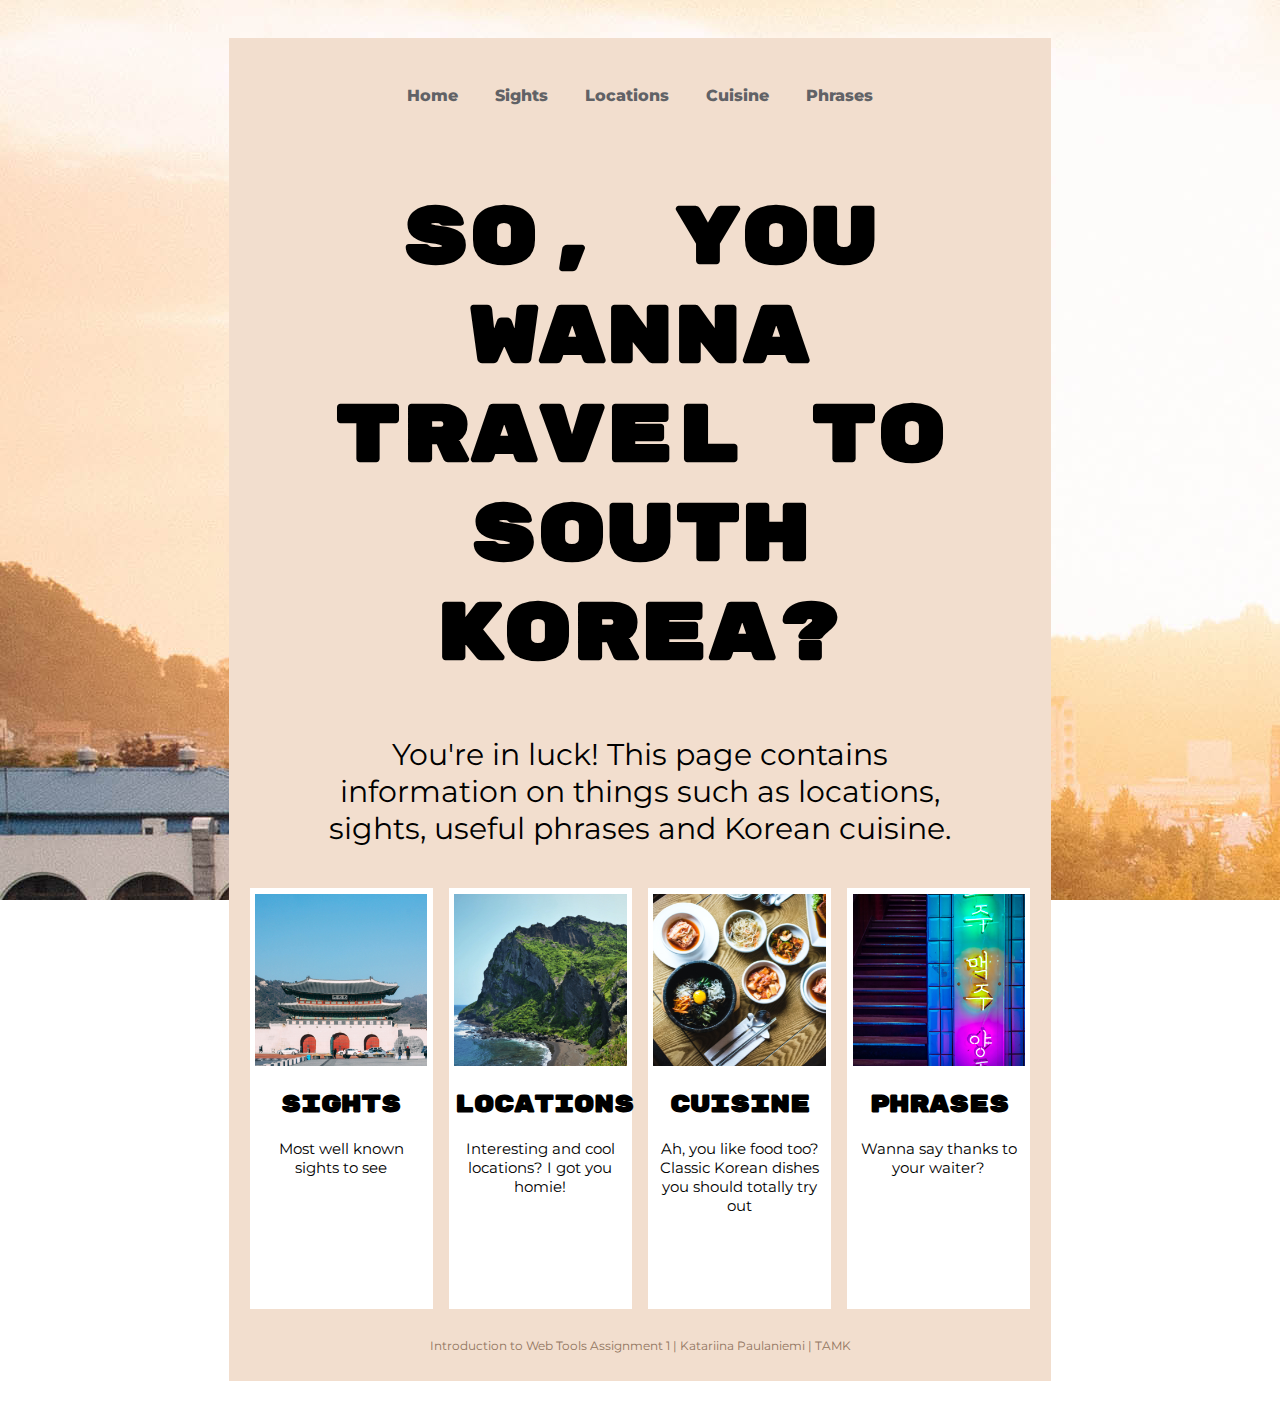
<file: index.html>
<!DOCTYPE html>
<html lang="en">
<head>
    <meta charset="UTF-8">
    <meta name="viewport" content="width=device-width, initial-scale=1.0">
    <title>Small Korea Guide | Home</title>
    <link rel="stylesheet" href="styles.css">
    <link rel="preconnect" href="https://fonts.gstatic.com">
    <link href="https://fonts.googleapis.com/css2?family=Montserrat:wght@400;800&family=Rubik+Mono+One&display=swap" rel="stylesheet">
</head>
<body>
    <div id="container">
        <nav>
            <a href="index.html">Home</a>
            <a href="sights.html">Sights</a>
            <a href="locations.html">Locations</a>
            <a href="cuisine.html">Cuisine</a>
            <a href="phrases.html">Phrases</a>
        </nav>

        <div id="header">
            <h1>So, you wanna travel to South Korea?</h1>
            <p class="header">You're in luck! This page contains information on things such as locations, sights, useful phrases and Korean cuisine. </p>
        </div>
    
        <section>
            <article>
                <a href="sights.html"><img src="img/sights.jpg" alt="sights" class="article">
                <h2>Sights</h2></a>
                <p>Most well known sights to see</p>
            </article> 
            <article>
                <a href="locations.html"><img src="img/location.jpg" alt="location" class="article">
                <h2>Locations</h2></a>
                <p>Interesting and cool locations? I got you homie!</p>
            </article>
            <article>
                <a href="cuisine.html"><img src="img/korean-food.jpg" alt="korean food" class="article">
                <h2>Cuisine</h2></a>
                <p>Ah, you like food too? Classic Korean dishes you should totally try out</p>
            </article>
            <article>
                <a href="phrases.html"><img src="img/language.jpg" alt="korean letters" class="article">
                <h2>Phrases</h2></a>
                <p>Wanna say thanks to your waiter?</p>
            </article>
        </section>
        <div class="clearfix"></div>    
        <footer>
            <p class="footer">Introduction to Web Tools Assignment 1 | Katariina Paulaniemi | TAMK</p> 
        </footer>
    </div>
</body>
</html>
</file>
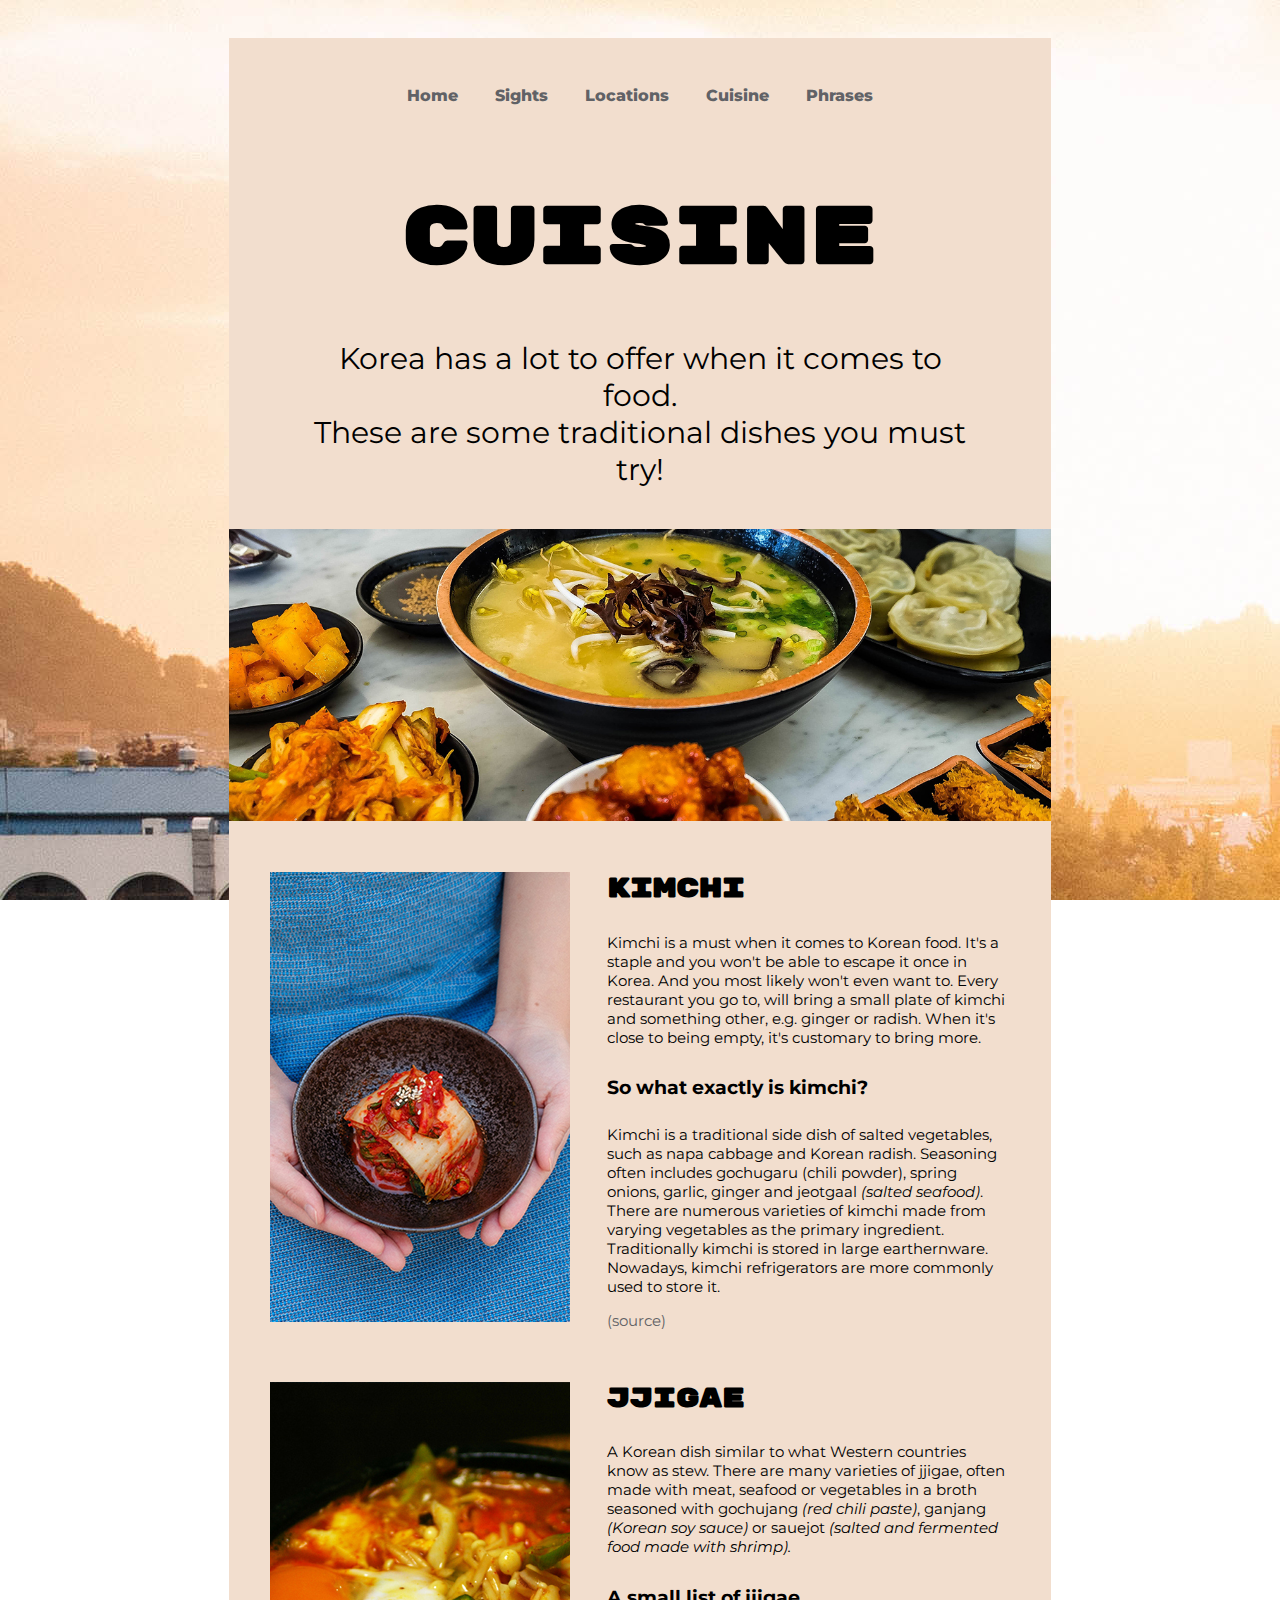
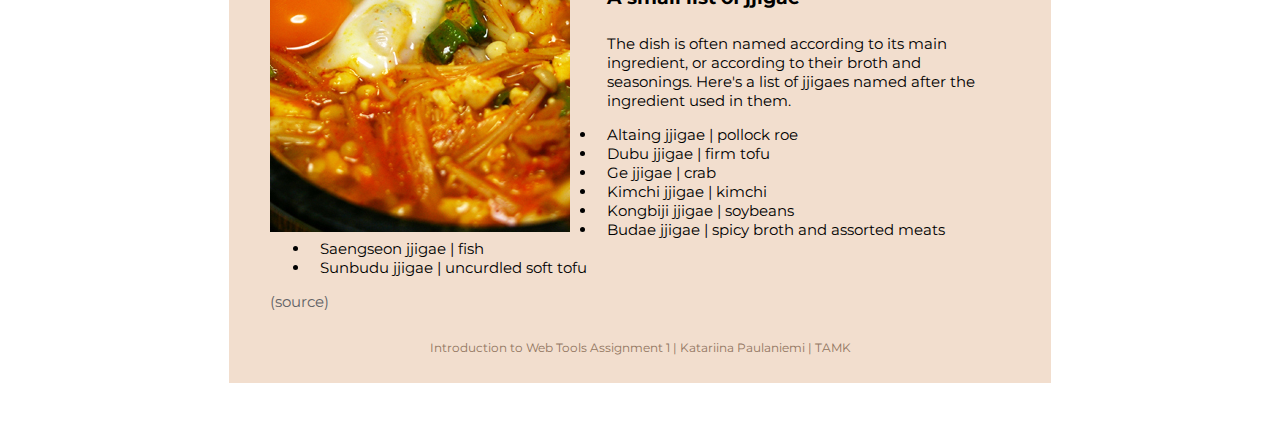
<file: cuisine.html>
<!DOCTYPE html>
<html lang="en">
<head>
    <meta charset="UTF-8">
    <meta name="viewport" content="width=device-width, initial-scale=1.0">
    <title>Small Korea Guide | Cuisine</title>
    <link rel="stylesheet" href="styles.css">
    <link rel="preconnect" href="https://fonts.gstatic.com">
    <link href="https://fonts.googleapis.com/css2?family=Montserrat:wght@400;800&family=Rubik+Mono+One&display=swap" rel="stylesheet">
</head>
<body>
    <div id="container">
        <nav>
            <a href="index.html">Home</a>
            <a href="sights.html">Sights</a>
            <a href="locations.html">Locations</a>
            <a href="cuisine.html">Cuisine</a>
            <a href="phrases.html">Phrases</a>
        </nav>

        <div id="header">
            <h1>Cuisine</h1> 
            <p class="header">Korea has a lot to offer when it comes to food. <br>These are some traditional dishes you must try!</p>
        </div>

        <img src="img/food.jpg" alt="korean food" class="center">

        <div id="container2">
            <div class="clearfix">
                <img src="img/kimchi.jpg" alt="kimchi" class="content">
                <h3>Kimchi</h3>
                <p>Kimchi is a must when it comes to Korean food. It's a staple and you won't be able to escape it once in Korea. And you most likely won't even want to. Every restaurant you go to, will bring a small plate of kimchi and something other, e.g. ginger or radish. When it's close to being empty, it's customary to bring more.</p>
                <h4>So what exactly is kimchi?</h4>
                <p>Kimchi is a traditional side dish of salted vegetables, such as napa cabbage and Korean radish. Seasoning often includes gochugaru (chili powder), spring onions, garlic, ginger and jeotgaal <i>(salted seafood)</i>. There are numerous varieties of kimchi made from varying vegetables as the primary ingredient. Traditionally kimchi is stored in large earthernware. Nowadays, kimchi refrigerators are more commonly used to store it.</p>
                <a href="https://en.wikipedia.org/wiki/Kimchi" target="_blank" class="sourcelink">(source)</a>
            </div>
        </div>

        <div id="container3">
            <div class="clearfix">
                <img src="img/jjigae.jpg" alt="jjigae" class="content">
                <h3>Jjigae</h3>
                <p>A Korean dish similar to what Western countries know as stew. There are many varieties of jjigae, often made with meat, seafood or vegetables in a broth seasoned with gochujang <i>(red chili paste)</i>, ganjang <i>(Korean soy sauce)</i> or sauejot <i>(salted and fermented food made with shrimp).</i> </p>
                <h4>A small list of jjigae</h4>
                <p>The dish is often named according to its main ingredient, or according to their broth and seasonings. Here's a list of jjigaes named after the ingredient used in them.</p>
                <ul>
                    <li>Altaing jjigae | pollock roe</li>
                    <li>Dubu jjigae | firm tofu</li>
                    <li>Ge jjigae | crab </li>
                    <li>Kimchi jjigae | kimchi</li>
                    <li>Kongbiji jjigae | soybeans</li>
                    <li>Budae jjigae | spicy broth and assorted meats</li>
                    <li>Saengseon jjigae | fish</li>
                    <li>Sunbudu jjigae | uncurdled soft tofu</li>
                </ul>
                <a href="https://en.wikipedia.org/wiki/Jjigae" target="_blank" class="sourcelink">(source)</a>
            </div>
        </div>
        
        <div class="clearfix"></div>   
        <footer>
            <p class="footer">Introduction to Web Tools Assignment 1 | Katariina Paulaniemi | TAMK</p> 
        </footer>
    </div>
</body>
</html>
</file>
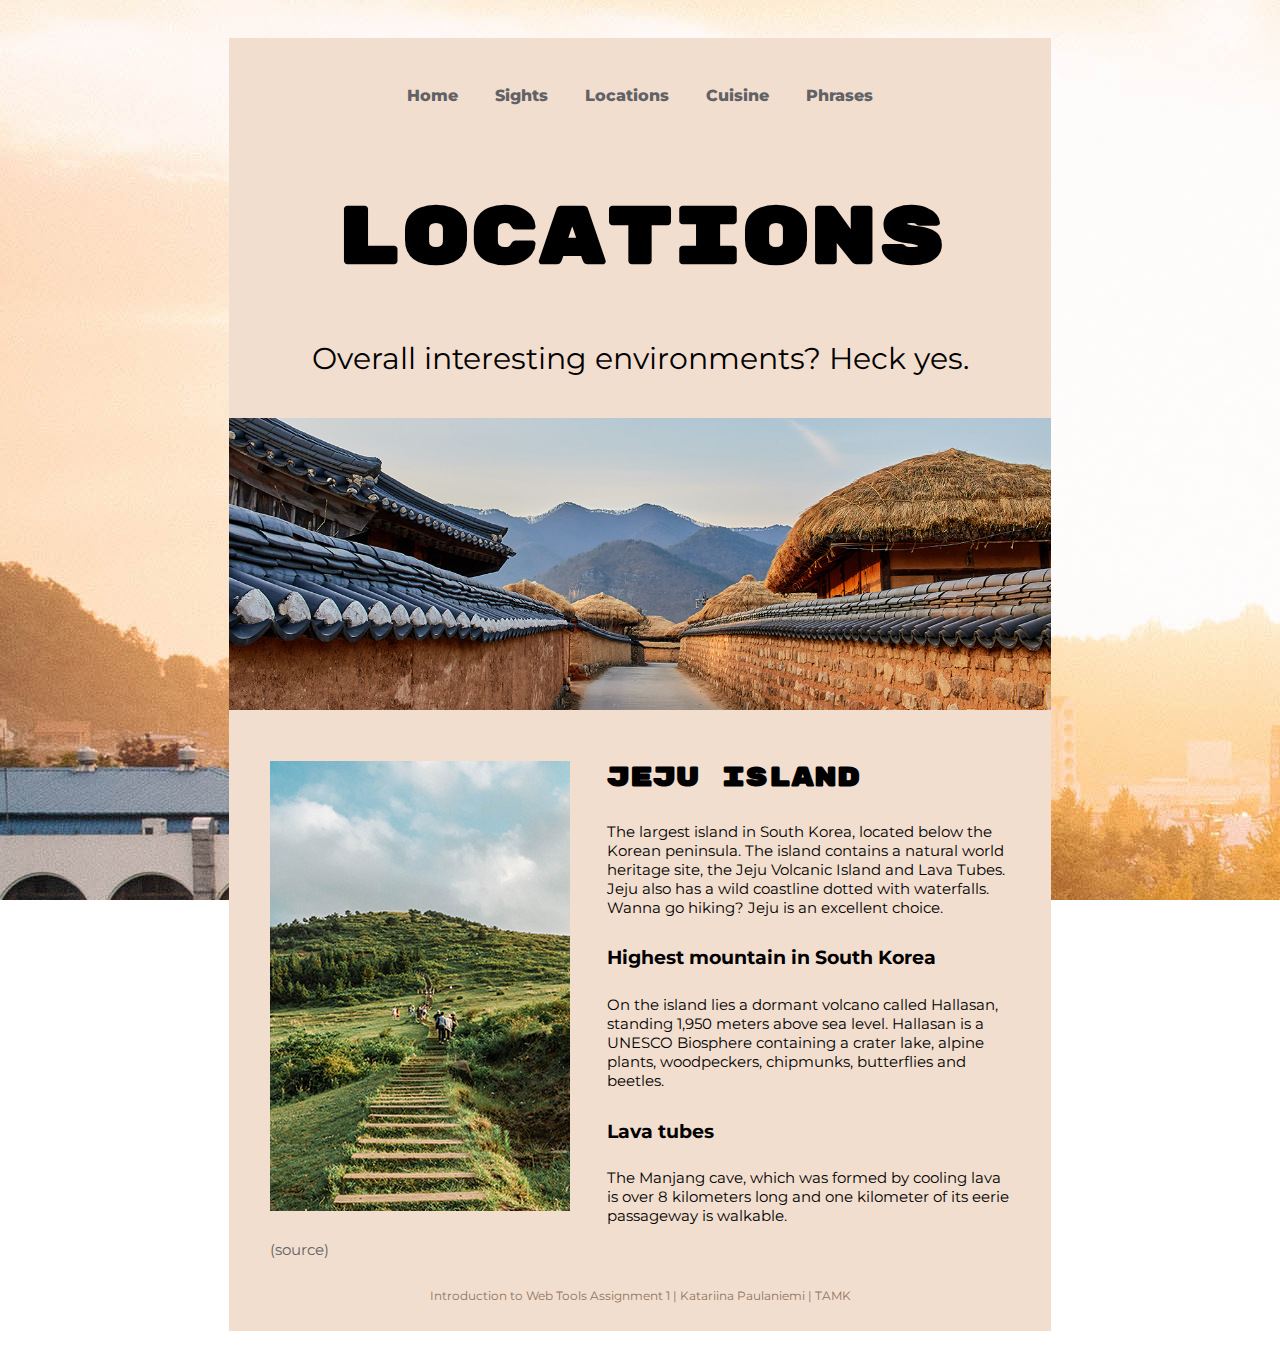
<file: locations.html>
<!DOCTYPE html>
<html lang="en">
<head>
    <meta charset="UTF-8">
    <meta name="viewport" content="width=device-width, initial-scale=1.0">
    <title>Small Korea Guide | Locations</title>
    <link rel="stylesheet" href="styles.css">
    <link rel="preconnect" href="https://fonts.gstatic.com">
    <link href="https://fonts.googleapis.com/css2?family=Montserrat:wght@400;800&family=Rubik+Mono+One&display=swap" rel="stylesheet">
</head>
<body>
    <div id="container">
        <nav>
            <a href="index.html">Home</a>
            <a href="sights.html">Sights</a>
            <a href="locations.html">Locations</a>
            <a href="cuisine.html">Cuisine</a>
            <a href="phrases.html">Phrases</a>
        </nav>

    <div id="header">
        <h1>Locations</h1>
        <p class="header">Overall interesting environments? Heck yes.</p>
    </div>

    <img src="img/location-header.jpg" alt="location header" class="center">

    <div id="container2">
        <div class="clearfix">
            <img src="img/jeju.jpg" alt="jeju island" class="content">
            <h3>Jeju Island</h3>
            <p>The largest island in South Korea, located below the Korean peninsula. The island contains a natural world heritage site, the Jeju Volcanic Island and Lava Tubes. Jeju also has a wild coastline dotted with waterfalls. Wanna go hiking? Jeju is an excellent choice.</p>
            <h4>Highest mountain in South Korea</h4>
            <p>On the island lies a dormant volcano called Hallasan, standing 1,950 meters above sea level. Hallasan is a UNESCO Biosphere containing a crater lake, alpine plants, woodpeckers, chipmunks, butterflies and beetles.</p>
            <h4>Lava tubes</h4>
            <p>The Manjang cave, which was formed by cooling lava is over 8 kilometers long and one kilometer of its eerie passageway is walkable.</p>
            <a href="https://edition.cnn.com/travel/article/things-do-jeju-island/index.html" target="_blank" class="sourcelink">(source)</a>
        </div>
    </div>
    
    <div class="clearfix"></div>   
    <footer>
        <p class="footer">Introduction to Web Tools Assignment 1 | Katariina Paulaniemi | TAMK</p> 
    </footer>
    </div>
</body>
</html>
</file>
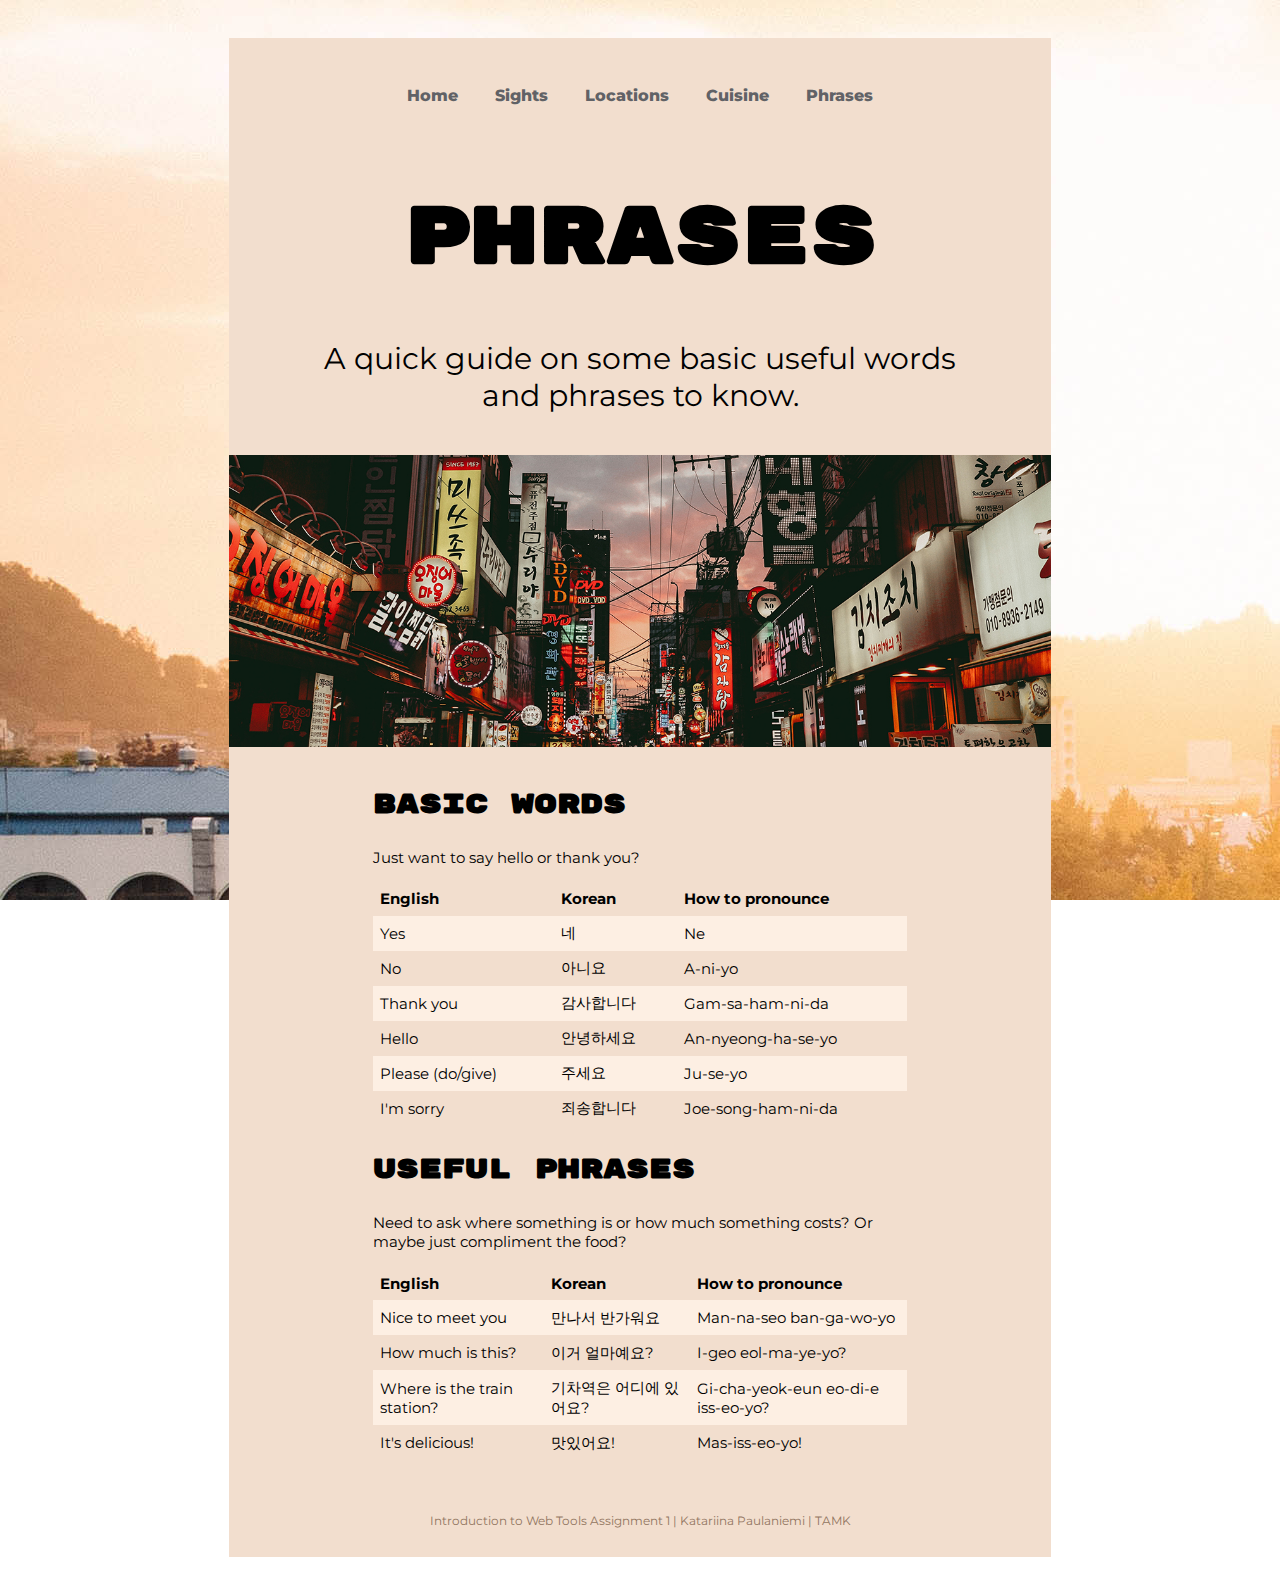
<file: phrases.html>
<!DOCTYPE html>
<html lang="en">
<head>
    <meta charset="UTF-8">
    <meta name="viewport" content="width=device-width, initial-scale=1.0">
    <title>Small Korea Guide | Phrases</title>
    <link rel="stylesheet" href="styles.css">
    <link rel="preconnect" href="https://fonts.gstatic.com">
    <link href="https://fonts.googleapis.com/css2?family=Montserrat:wght@400;800&family=Rubik+Mono+One&display=swap" rel="stylesheet">
</head>
<body>
    <div id="container">
        <nav>
            <a href="index.html">Home</a>
            <a href="sights.html">Sights</a>
            <a href="locations.html">Locations</a>
            <a href="cuisine.html">Cuisine</a>
            <a href="phrases.html">Phrases</a>
        </nav>

        <div id="header">
            <h1>Phrases</h1>
            <p class="header">A quick guide on some basic useful words and phrases to know.</p>
        </div>

        <img src="img/phrases.jpg" alt="street in korea" class="center">

        <div id="container-for-table">
                <h3>Basic words</h3>
                <p>Just want to say hello or thank you?</p>

                <table>
                    <tr>
                        <th>English</th>
                        <th>Korean</th>
                        <th>How to pronounce</th>
                    </tr>
                    <tr>
                        <td>Yes</td>
                        <td>네</td>
                        <td>Ne</td>
                    </tr>
                    <tr>
                        <td>No</td>
                        <td>아니요</td>
                        <td>A-ni-yo</td>
                    </tr>
                    <tr>
                        <td>Thank you</td>
                        <td>감사합니다</td>
                        <td>Gam-sa-ham-ni-da</td>
                    </tr>
                    <tr>
                        <td>Hello</td>
                        <td>안녕하세요</td>
                        <td>An-nyeong-ha-se-yo</td>
                    </tr>
                    <tr>
                        <td>Please (do/give)</td>
                        <td>주세요</td>
                        <td>Ju-se-yo</td>
                    </tr>
                    <tr>   
                        <td>I'm sorry</td>
                        <td>죄송합니다</td>
                        <td>Joe-song-ham-ni-da</td>
                    </tr>
                </table>

                <h3>Useful phrases</h3>
                <p>Need to ask where something is or how much something costs? Or maybe just compliment the food?</p>
                <table>
                    <tr>
                        <th>English</th>
                        <th>Korean</th>
                        <th>How to pronounce</th>
                    </tr>
                    <tr>
                        <td>Nice to meet you</td>
                        <td>만나서 반가워요</td>
                        <td>Man-na-seo ban-ga-wo-yo</td>
                    </tr>
                    <tr>   
                        <td>How much is this?</td>
                        <td>이거 얼마예요?</td>
                        <td>I-geo eol-ma-ye-yo?</td>
                    </tr>
                    <tr>
                        <td>Where is the train station?</td>
                        <td>기차역은 어디에 있어요?</td>
                        <td>Gi-cha-yeok-eun eo-di-e iss-eo-yo?</td>
                    </tr>
                    <tr>
                        <td>It's delicious!</td>
                        <td>맛있어요!</td>
                        <td>Mas-iss-eo-yo!</td>
                    </tr>
            </table>
        </div>
        
        <div class="clearfix"></div>   
        <footer>
            <p class="footer">Introduction to Web Tools Assignment 1 | Katariina Paulaniemi | TAMK</p> 
        </footer>
    </div>
</body>
</html>
</file>
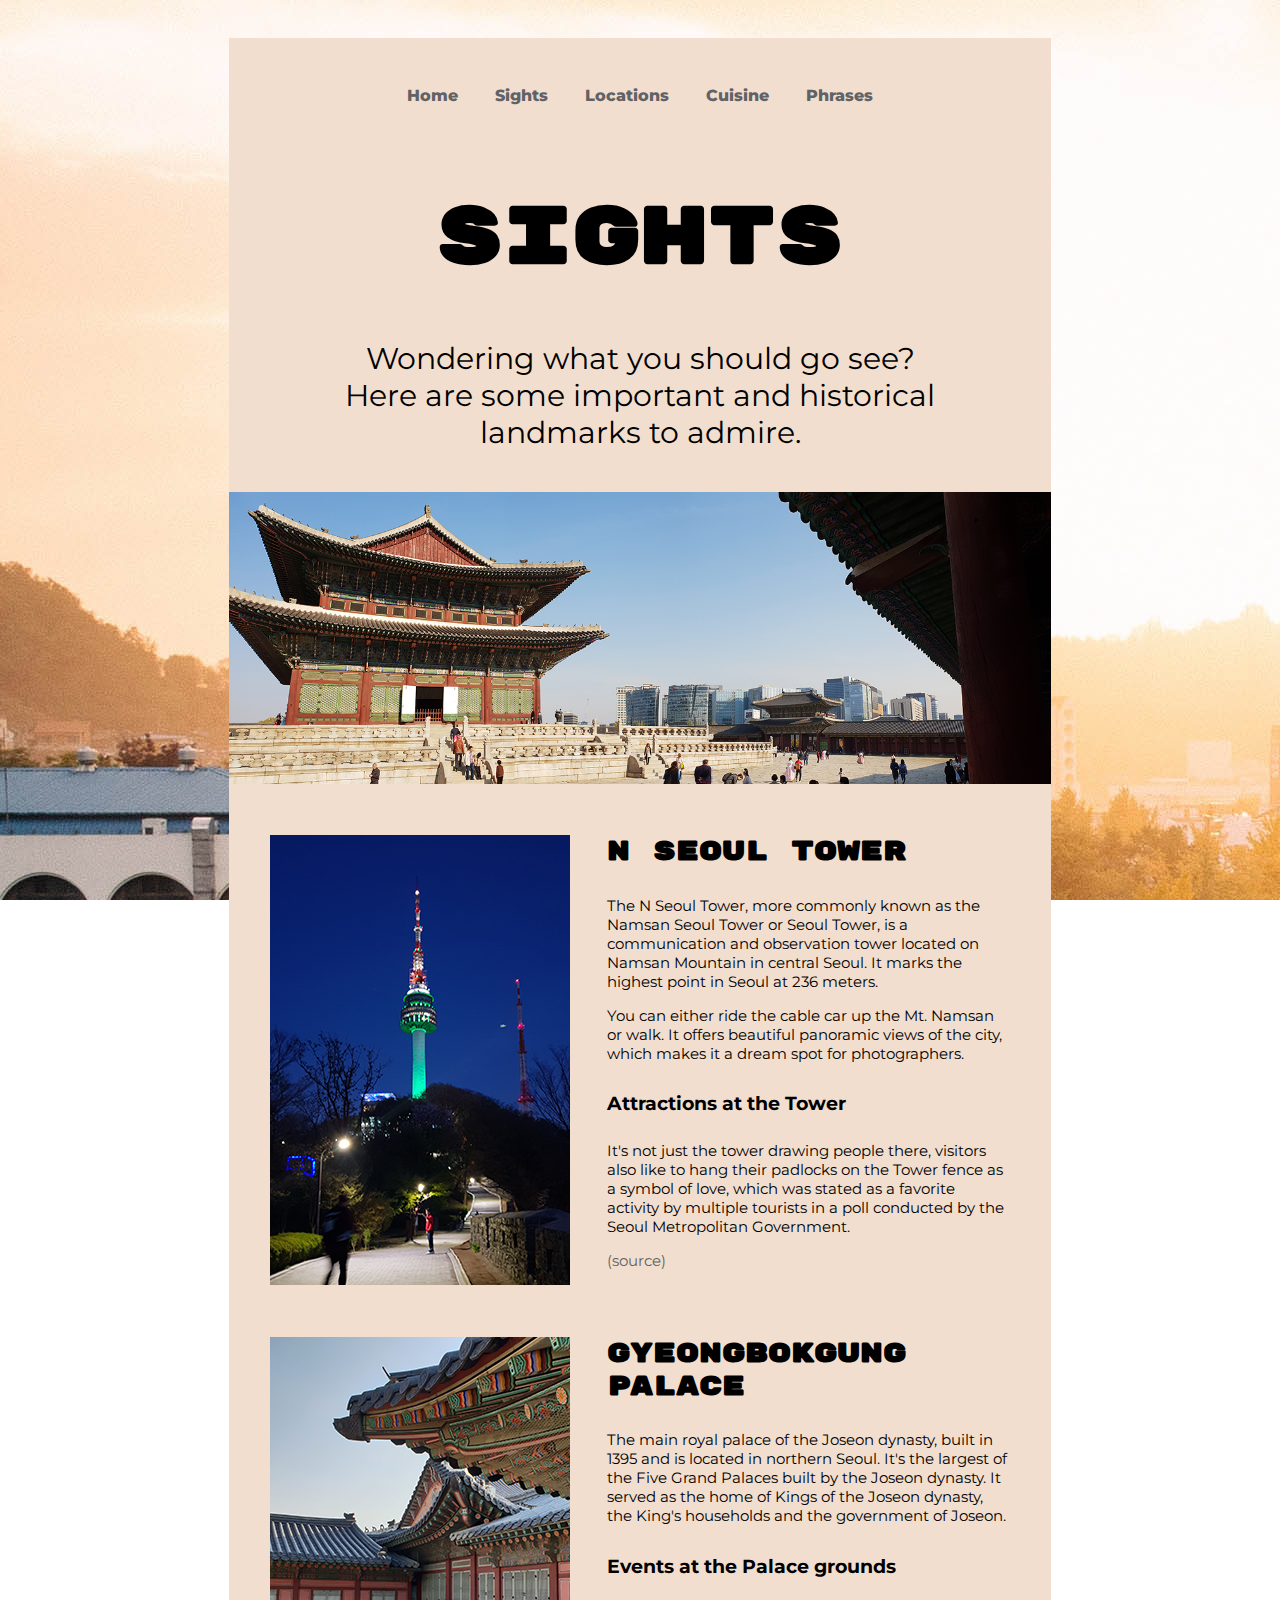
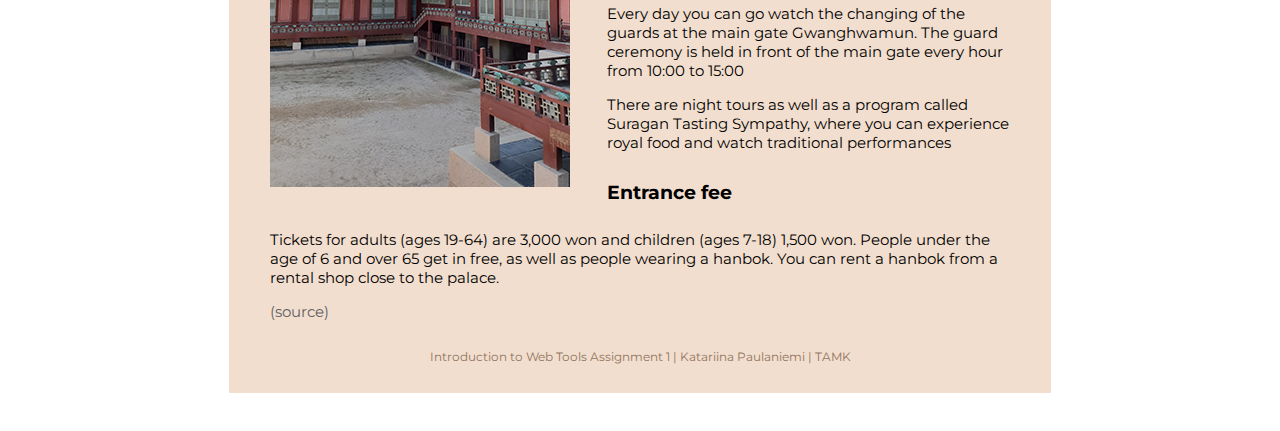
<file: sights.html>
<!DOCTYPE html>
<html lang="en">
<head>
    <meta charset="UTF-8">
    <meta name="viewport" content="width=device-width, initial-scale=1.0">
    <title>Small Korea Guide | Sights</title>
    <link rel="stylesheet" href="styles.css">
    <link rel="preconnect" href="https://fonts.gstatic.com">
    <link href="https://fonts.googleapis.com/css2?family=Montserrat:wght@400;800&family=Rubik+Mono+One&display=swap" rel="stylesheet">
</head>
<body>
    <div id="container">
        <nav>
            <a href="index.html">Home</a>
            <a href="sights.html">Sights</a>
            <a href="locations.html">Locations</a>
            <a href="cuisine.html">Cuisine</a>
            <a href="phrases.html">Phrases</a>
        </nav>

        <div id="header">
            <h1>Sights</h1>
            <p class="header">Wondering what you should go see? <br>Here are some important and historical landmarks to admire.</p>
            
        </div>

        <img src="img/palace-grounds.jpg" alt="korean palace" class="center">

        <div id="container2">
            <div class="clearfix">
                <img src="img/seoul-tower.jpg" alt="seoul tower" class="content">
                <h3>N Seoul Tower</h3>
                <p>The N Seoul Tower, more commonly known as the Namsan Seoul Tower or Seoul Tower, is a communication and observation tower located on Namsan Mountain in central Seoul. It marks the highest point in Seoul at 236 meters.</p>
                <p>You can either ride the cable car up the Mt. Namsan or walk. It offers beautiful panoramic views of the city, which makes it a dream spot for photographers.</p>
                <h4>Attractions at the Tower</h4>
                <p>It's not just the tower drawing people there, visitors also like to hang their padlocks on the Tower fence as a symbol of love, which was stated as a favorite activity by multiple tourists in a poll conducted by the Seoul Metropolitan Government.</p>
                <a href="https://en.wikipedia.org/wiki/N_Seoul_Tower" target="_blank" class="sourcelink">(source)</a>
            </div> 
        </div>

        <div id="container3">
            <div class="clearfix">
                <img src="img/palace.jpg" alt="korean palace" class="content">
                <h3>Gyeongbokgung Palace</h3>
                <p>The main royal palace of the Joseon dynasty, built in 1395 and is located in northern Seoul. It's the largest of the Five Grand Palaces built by the Joseon dynasty. It served as the home of Kings of the Joseon dynasty, the King's households and the government of Joseon.</p>
                <h4>Events at the Palace grounds</h4>
                <p>Every day you can go watch the changing of the guards at the main gate Gwanghwamun. The guard ceremony is held in front of the main gate every hour from 10:00  to 15:00</p>
                <p>There are night tours as well as a program called Suragan Tasting Sympathy, where you can experience royal food and watch traditional performances</p>
                <h4>Entrance fee</h4>
                <p>Tickets for adults (ages 19-64) are 3,000 won and children (ages 7-18) 1,500 won. People under the age of 6 and over 65 get in free, as well as people wearing a hanbok. You can rent a hanbok from a rental shop close to the palace.</p>
                <a href="https://en.wikipedia.org/wiki/Gyeongbokgung" target="_blank" class="sourcelink">(source)</a>
            </div>
        </div>
        <div class="clearfix"></div>
        <footer>
            <p class="footer">Introduction to Web Tools Assignment 1 | Katariina Paulaniemi | TAMK</p> 
        </footer>
    </div>
</body>
</html>
</file>
<file: styles.css>
/* Body elements */

body {
    background-image: url('img/background_s.jpg');
    background-attachment: fixed;
    overflow-x: hidden;
}

#container {
    background-color:  #f2dece;
    width: 65%; 
    max-width: 1330px; 
    margin: auto; 
    margin-top: 3%; 
    margin-bottom: 3%;
}

#container-for-table {
    width: 65%; 
    margin: auto; 
    margin-top: 5%; 
    margin-bottom: 3%;
}

#container2 {
    float: left;
    padding-right: 5%;
    padding-left: 5%;
    padding-top: 3%;
}

#container3 {
    float: left;
    padding-right: 5%;
    padding-left: 5%;
    padding-top: 3%;
}

.center { 
    display: block;
    margin-left: auto;
    margin-right: auto;
    width: 100%;
  }

nav {
    height: 2em;
    padding: 1em;
    padding-top: 3em;
    text-align: center;
    font-family: 'Montserrat', sans-serif;
    font-weight: 800;
}

#header{
    text-align: center;
    padding-left: 10%;
    padding-right: 10%;
    margin-bottom: 5%;
}

section {
    -webkit-column-count: 4; /* Chrome, Safari, Opera */
    -moz-column-count: 4; /* Firefox */
    column-count: 4;
    max-width: 95%; 
    margin: auto;
}

article {
    clear: both;
    text-align: center;
    padding: 3%;
    background-color: #fff;
    min-height: 410px;
}

.clearfix::after {
    content: "";
    clear: both;
    display: table;
}

img.content {
    float: left;
    padding-right: 5%;
}

img.article {
    max-width: 100%;
    height: auto;
    transition: filter .5s ease-in-out;
    -webkit-filter: grayscale(0%); /* Ch 23+, Saf 6.0+, BB 10.0+ */
    filter: grayscale(0%); /* FF 35+ */
}

img.article:hover {
    -webkit-filter: grayscale(100%); /* Ch 23+, Saf 6.0+, BB 10.0+ */
    filter: grayscale(100%); /* FF 35+ */
  }

img {
    max-width: 100%;
    height: auto;
}

table {
    font-family: 'Montserrat', sans-serif;
    border-collapse: collapse;
    width: 100%;
}

th, td {
    border: none;
    font-size: 15px;
    text-align: left;
    padding: 0.5em;
}

  tr:nth-child(even) {
    background-color: #fdefe3;
}  

footer{
    text-align: center;
    padding: 2%;
}


/* Text elements */

p, ul, .sourcelink {
    font-family: 'Montserrat', sans-serif;
    font-size: 15px;
}

p.header {
    font-size: 30px;
}

p.footer {
    font-size: 12px;
    color: #917560;
}

li {
    padding-left: 10px;
}

h1 {
    font-family: 'Rubik Mono One', sans-;
    font-size: 5em;
}

h2 {
    font-family: 'Rubik Mono One', sans-;
}

h3 {
    font-family: 'Rubik Mono One', sans-;
    font-size: 1.7em;
}

h4 {
    font-family: 'Montserrat', sans-serif;
    font-size: 1.2em;
    margin-top: 1.5em;
}

.text {
    padding-left: 10px;
}

nav a {
    padding: 1em;
    text-decoration: none;
}

article a:link, article a:visited, article a:hover, article a:active {
    color: #000;
}

a:link, a:visited {
    color: #616266;
    text-decoration: none;
}

a:hover, a:active {
    color: #2a2926;
    text-decoration: none;
}
</file>
